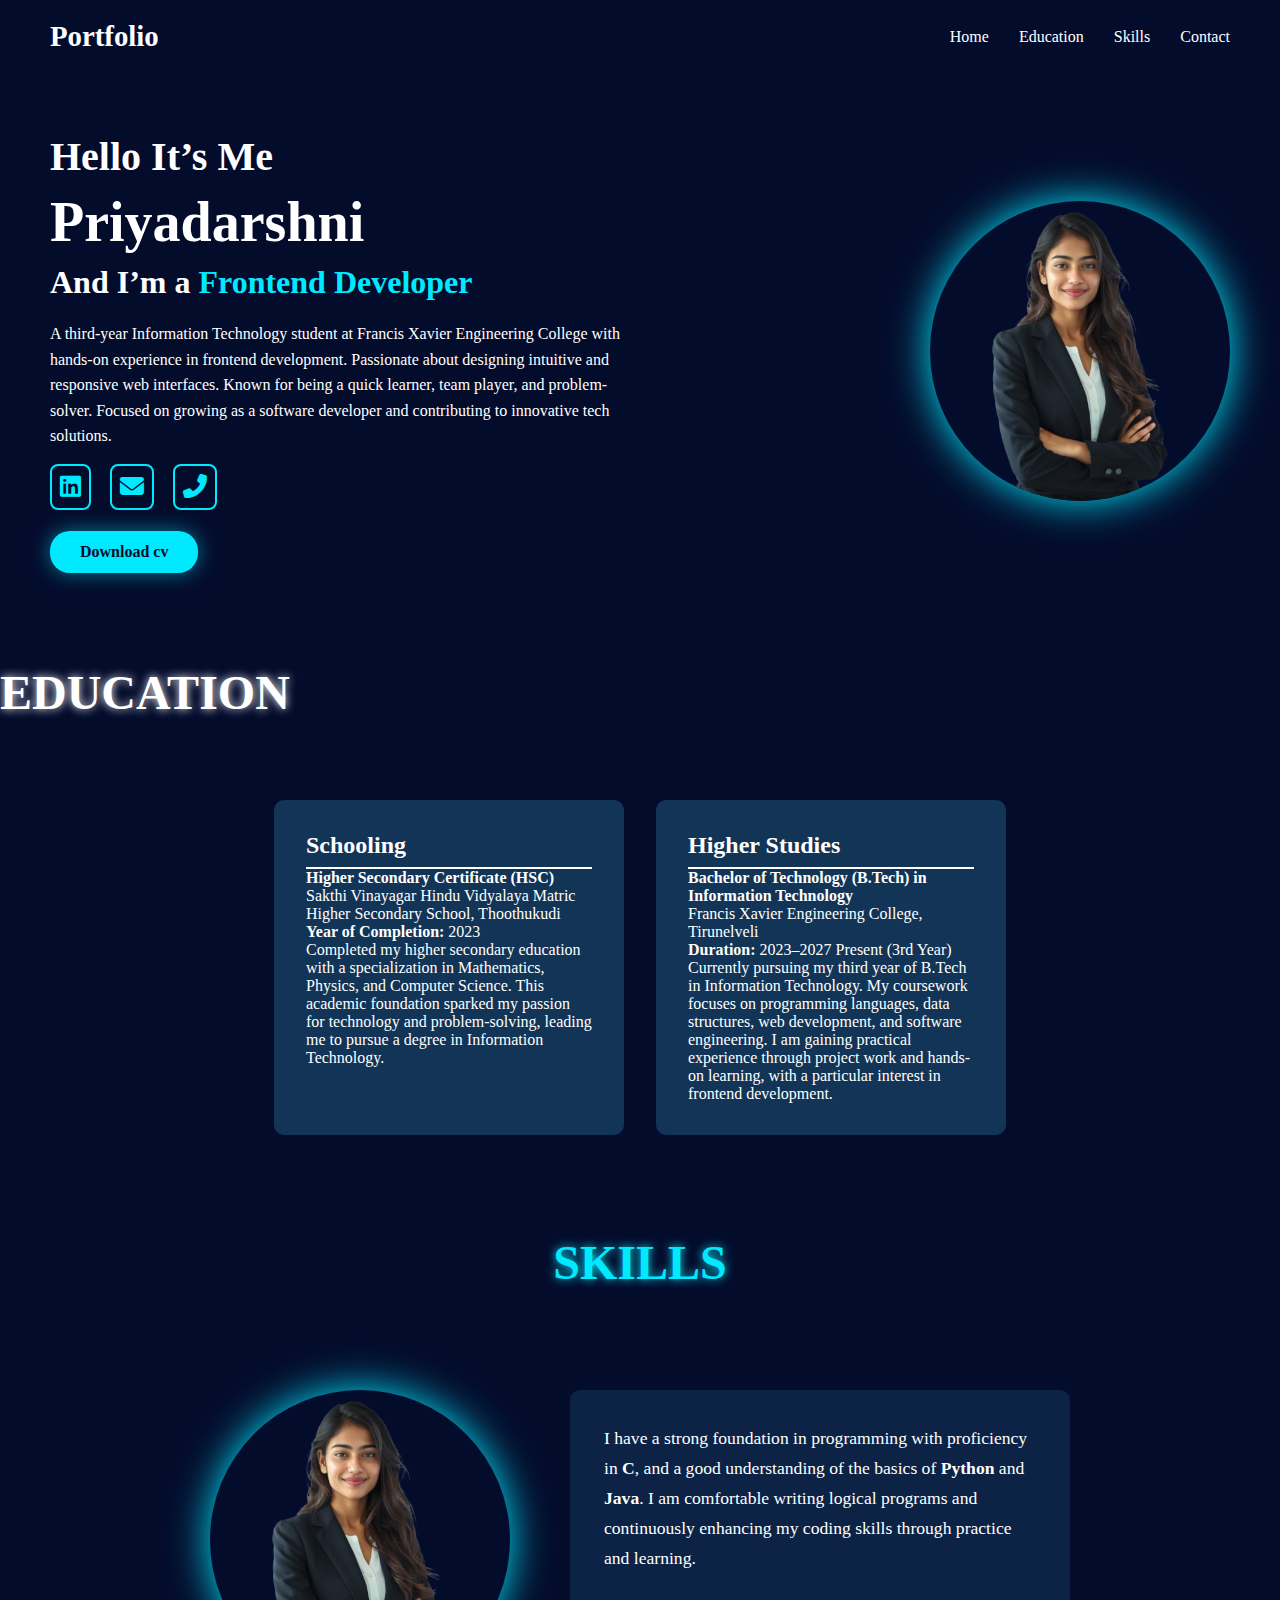
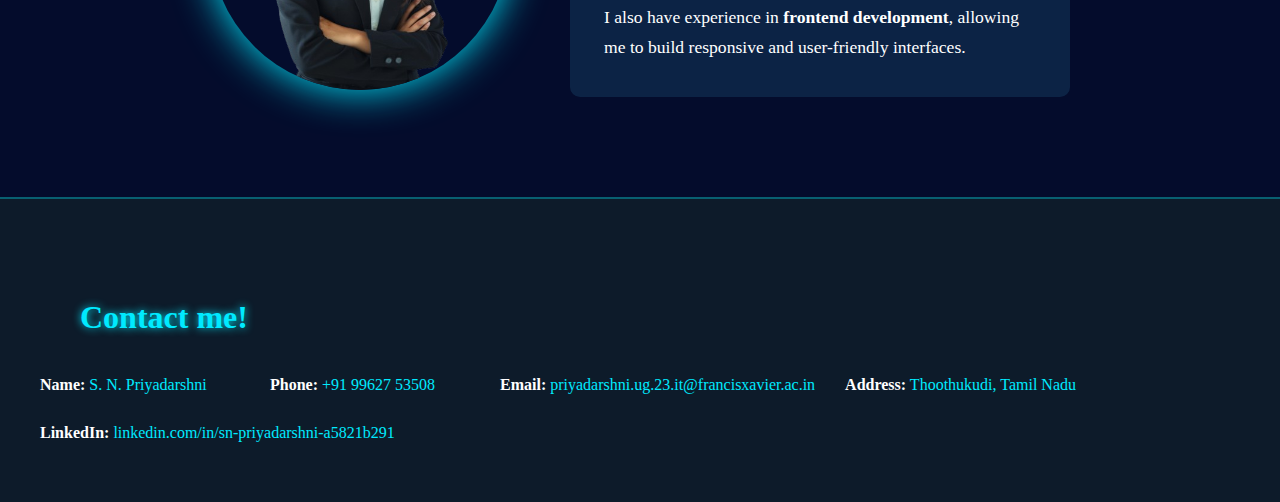
<file: slideport/index.html>
<!DOCTYPE html>
<html lang="en">
<head>
  <meta charset="UTF-8" />
  <meta name="viewport" content="width=device-width, initial-scale=1.0"/>
  <title>Portfolio | Priyadarshni</title>
  <link rel="stylesheet" href="styles.css"/>
  <link rel="stylesheet" href="https://cdnjs.cloudflare.com/ajax/libs/font-awesome/6.4.0/css/all.min.css"/>
</head>
<body>
  <header>
    <nav>
      <div class="logo">Portfolio</div>
      <ul class="nav-links">
        <li><a href="#home">Home</a></li>
        <li><a href="#education">Education</a></li> 
        <li><a href="#skills">Skills</a></li>
        <li><a href="#contact">Contact</a></li>

      </ul>
    </nav>
  </header>
<!-- Home Section -->
  <section id="home">
     <section class="hero">
    <div class="hero-text">
      <h1>Hello It’s Me</h1>
      <h2><strong>Priyadarshni</strong></h2>
      <h3>And I’m a <span class="highlight">Frontend Developer</span></h3>
      <p>
        A third-year Information Technology student at Francis Xavier Engineering College with hands-on experience in frontend development. Passionate about designing intuitive and responsive web interfaces. Known for being a quick learner, team player, and problem-solver. Focused on growing as a software developer and contributing to innovative tech solutions.
      </p>
      <div class="social-icons">
        <a href="#"><i class="fab fa-linkedin"></i></a>
        <a href="#"><i class="fas fa-envelope"></i></a>
        <a href="#"><i class="fas fa-phone-alt"></i></a>
      </div>
      <a href="resume.pdf" class="btn">Download cv</a>
    </div>
    <div class="hero-image">
      <img src="profile.png" alt="Priyadarshni">
    </div>
  </section>
  </section>

  <!-- Education Section -->
  <section id="education">
     <h1 class="edutitle">EDUCATION</h1>
  <div class="container">
    <div class="box schooling">
      <h2 class="eduh2">Schooling</h2>
      <p>
        <strong>Higher Secondary Certificate (HSC)</strong><br>
        Sakthi Vinayagar Hindu Vidyalaya Matric Higher Secondary School, Thoothukudi<br>
        <strong>Year of Completion:</strong> 2023<br>
        Completed my higher secondary education with a specialization in Mathematics, Physics, and Computer Science.
        This academic foundation sparked my passion for technology and problem-solving, leading me to pursue a degree in Information Technology.
      </p>
    </div>

    <div class="box higher-studies">
      <h2 class="eduh2">Higher Studies</h2>
      <p>
        <strong>Bachelor of Technology (B.Tech) in Information Technology</strong><br>
        Francis Xavier Engineering College, Tirunelveli<br>
        <strong>Duration:</strong> 2023–2027 Present (3rd Year)<br>
        Currently pursuing my third year of B.Tech in Information Technology. My coursework focuses on programming languages, data structures, web development, and software engineering.
        I am gaining practical experience through project work and hands-on learning, with a particular interest in frontend development.
      </p>
    </div>
  </div>
  </section>

  <!-- Skills Section -->
  <section id="skills">
    <h1 class="skills-title">SKILLS</h1>

  <div class="skills-container">
    <div class="skills-image">
      <img src="profile.png" alt="Priyadarshni">
    </div>

    <div class="skills-box">
      <p>
        I have a strong foundation in programming with proficiency in <strong>C</strong>, and a good understanding of the basics of <strong>Python</strong> and <strong>Java</strong>.
        I am comfortable writing logical programs and continuously enhancing my coding skills through practice and learning.
        <br><br>
        I also have experience in <strong>frontend development</strong>, allowing me to build responsive and user-friendly interfaces.
      </p>
    </div>
  </div>
  </section>

  <!-- Contact footer-->
   <footer id="contact">
  <div class="footer-container">
    <div class="footer-left">
      <h2>Contact <span>me!</span></h2>
    </div>
    <div class="footer-right">
      <div class="contact-item">
        <strong>Name:</strong> <span class="hover">S. N. Priyadarshni</span>
      </div>
      <div class="contact-item">
        <strong>Phone:</strong> <span class="hover">+91 99627 53508</span>
      </div>
      <div class="contact-item">
        <strong>Email:</strong>
        <a href="mailto:priyadarshni.ug.23.it@francisxavier.ac.in" class="hover">priyadarshni.ug.23.it@francisxavier.ac.in</a>
      </div>
      <div class="contact-item">
        <strong>Address:</strong> <span class="hover">Thoothukudi, Tamil Nadu</span>
      </div>
      <div class="contact-item">
        <strong>LinkedIn:</strong>
        <a href="https://linkedin.com/in/sn-priyadarshni-a5821b291" target="_blank" class="hover">linkedin.com/in/sn-priyadarshni-a5821b291</a>
      </div>
    </div>
  </div>
</footer>
</body>
</html>
</body>
</html>
</file>
<file: slideport/styles.css>
* {
    margin: 0;
    padding: 0;
    box-sizing: border-box;
  }
  
  body {
    font-family: 'Segoe UI', saans-serif;
    background-color: #040c2c;
    color: #fff;
  }
  
  nav {
    display: flex;
    justify-content: space-between;
    align-items: center;
    padding: 20px 50px;
  }
  
  .logo {
    font-size: 1.8rem;
    font-weight: bold;
    font-family: 'Georgia', serif;
  }
  
  .nav-links {
    list-style: none;
    display: flex;
    gap: 30px;
  }
  
  .nav-links a {
    color: white;
    text-decoration: none;
    font-size: 1rem;
  }
  .nav-links a:hover{
    color: aqua;
  }
  
  .hero {
    display: flex;
    align-items: center;
    justify-content: space-between;
    padding: 60px 50px;
  }
  
  .hero-text {
    max-width: 50%;
  }
  
  .hero-text h1 {
    font-size: 2.5rem;
    font-weight: 600;
  }
  
  .hero-text h2 {
    font-size: 3.5rem;
    font-weight: 800;
    color: white;
    margin: 10px 0;
  }
  
  .hero-text h3 {
    font-size: 2rem;
    font-weight: 600;
  }
  
  .highlight {
    color: #00eaff;
  }
  .highlight:hover{

    color:#e2eeea; 
    text-shadow: #15dff1; 
  }

  
  .hero-text p {
    margin-top: 20px;
    line-height: 1.6;
    font-size: 1rem;
    max-width: 600px;
  }
  
  .social-icons {
    margin-top: 25px;
  }
  
  .social-icons a {
    color: #00eaff;
    margin-right: 15px;
    font-size: 1.5rem;
    border: 2px solid #00eaff;
    padding: 8px;
    border-radius: 8px;
    transition: 0.3s;
  }
  
  .social-icons a:hover {
    background-color: #00eaff;
    color: #040c2c;
  }
  
  .btn {
    display: inline-block;
    margin-top: 30px;
    padding: 12px 30px;
    background-color: #00eaff;
    color: #040c2c;
    border-radius: 20px;
    font-weight: 600;
    text-decoration: none;
    box-shadow: 0 0 20px #00eaff80;
    transition: 0.3s;
  }
  
  .btn:hover {
    background-color: #00c1cc;
    box-shadow: 0 0 25px #00eaff;
  }
  
  .hero-image img {
    width: 300px;
    border-radius: 50%;
    box-shadow: 0 0 40px #00eaff;
  }
  .hero-image img:hover{
    background-color: #00eaff;
  }
/*Education*/
.container {
    display: flex;
    justify-content: center;
    gap: 2rem;
    padding: 5rem 2rem;
    flex-wrap: wrap;
  }
  
  .box {
    background-color: #123456;
    padding: 2rem;
    border-radius: 10px;
    width: 350px;
    transition: transform 0.3s ease, box-shadow 0.3s ease;
    text-align: left;
  }
  
  .box:hover {
    transform: scale(1.05);
    box-shadow: 0 0 20px #ffffff;
    background-color: #2a4a76;
    cursor: pointer;
  }
 .edutitle {
    font-size: 3rem;
    font-weight: bold;
    margin-top: 2rem;
    text-shadow: 0 0 10px #ffffff;
    color: #ffffff;
  }
  .eduh2 {
    margin-top: 0;
    color: #ffffff;
    border-bottom: 2px solid #fff;
    padding-bottom: 0.5rem;
  }
  
  
/*skills*/
.skills-title {
    text-align: center;
    font-size: 3rem;
    color: #00eaff;
    margin-top: 20px;
    text-shadow: 0 0 10px #00eaff;
  }
  
  /* Layout */
  .skills-container {
    display: flex;
    justify-content: center;
    align-items: flex-start;
    gap: 60px;
    padding: 100px 0;
    flex-wrap: wrap;
  }
  
  /* Image */
  .skills-image img {
    width: 300px;
    height: auto;
    border-radius: 50%;
    box-shadow: 0 0 40px #00eaff;
    transition: transform 0.3s ease;
  }
  .skills-image img:hover {
    transform: scale(1.05);
  }
  
  /* Skill box */
  .skills-box {
    background-color: rgba(18, 52, 86, 0.6);
    padding: 2rem;
    max-width: 500px;
    border-radius: 10px;
    border: 2px solid transparent;
    text-align: left;
    line-height: 1.7;
    font-size: 1.1rem;
    transition: all 0.3s ease;
    box-shadow: 0 0 20px transparent;
  }
  .skills-box:hover {
    background-color: #2a4a76;
    box-shadow: 0 0 25px #00eaff;
    border-color: #00eaff;
    cursor: pointer;
  }
  
  /* Responsive */
  @media (max-width: 900px) {
    .skills-container {
      flex-direction: column;
      align-items: center;
      gap: 40px;
      padding: 40px 0;
    }
  
    .skills-box {
      width: 90%;
    }
  }

  /*footer*/
 footer {
  background-color: #0d1b2a;
  color: white;
  padding: 60px 40px;
  border-top: 2px solid #00eaff55;
}

.footer-container {
  display: flex;
  justify-content: space-between;
  align-items: flex-start;
  flex-wrap: wrap;
  max-width: 1200px;
  margin: auto;
}

.footer-left h2 {
  font-size: 2rem;
  color: #00eaff;
  text-shadow: 0 0 8px #00eaff;
  padding: 40px;
}

.footer-right {
  display: flex;
  flex-direction: row;
  flex-wrap: wrap;
  gap: 30px;
  justify-content: flex-start;
}

.contact-item {
  min-width: 200px;
  font-size: 1rem;
}

.hover {
  color: #00eaff;
  transition: 0.3s;
}

.hover:hover {
  color: white;
  text-shadow: 0 0 10px #00eaff;
}

footer a {
  text-decoration: none;
}

/* Responsive */
@media (max-width: 768px) {
  .footer-container {
    flex-direction: column;
    align-items: flex-start;
    gap: 30px;
  }

  .footer-right {
    flex-direction: column;
    gap: 15px;
  }
}
</file>
